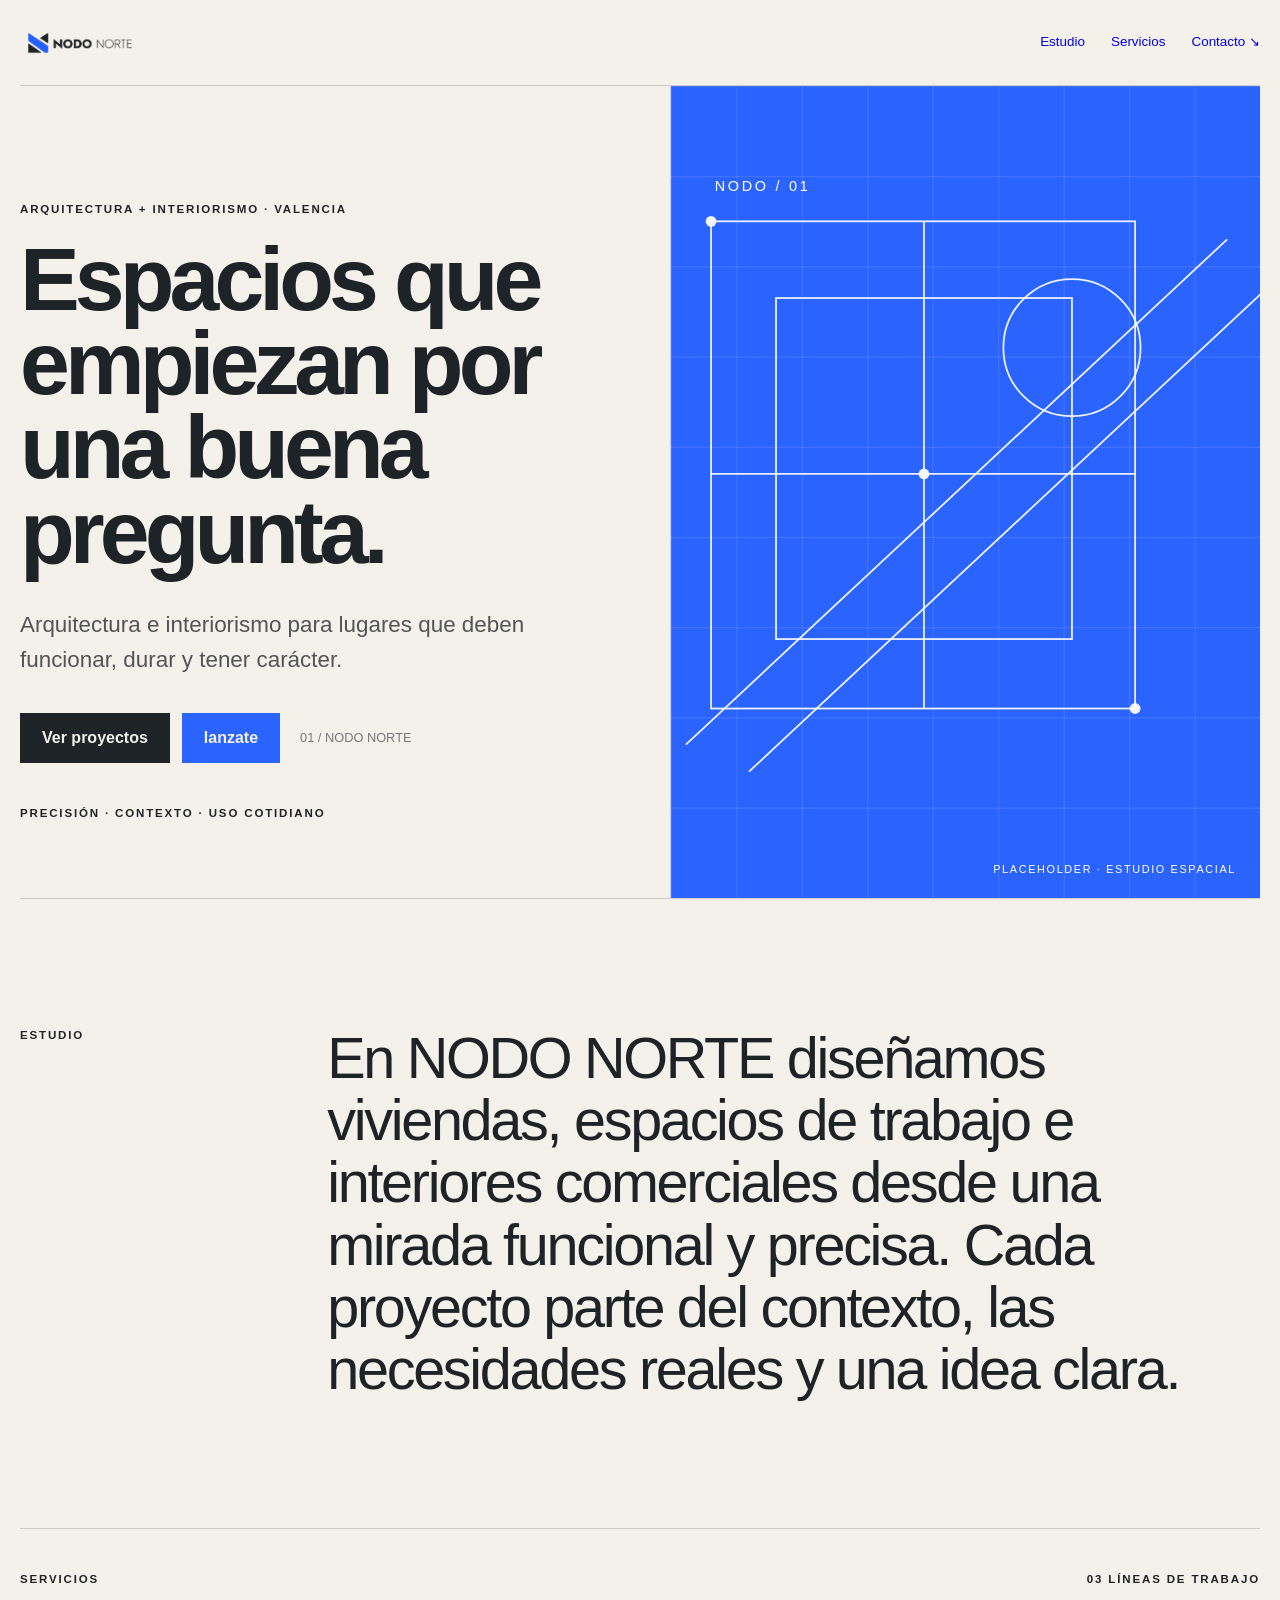
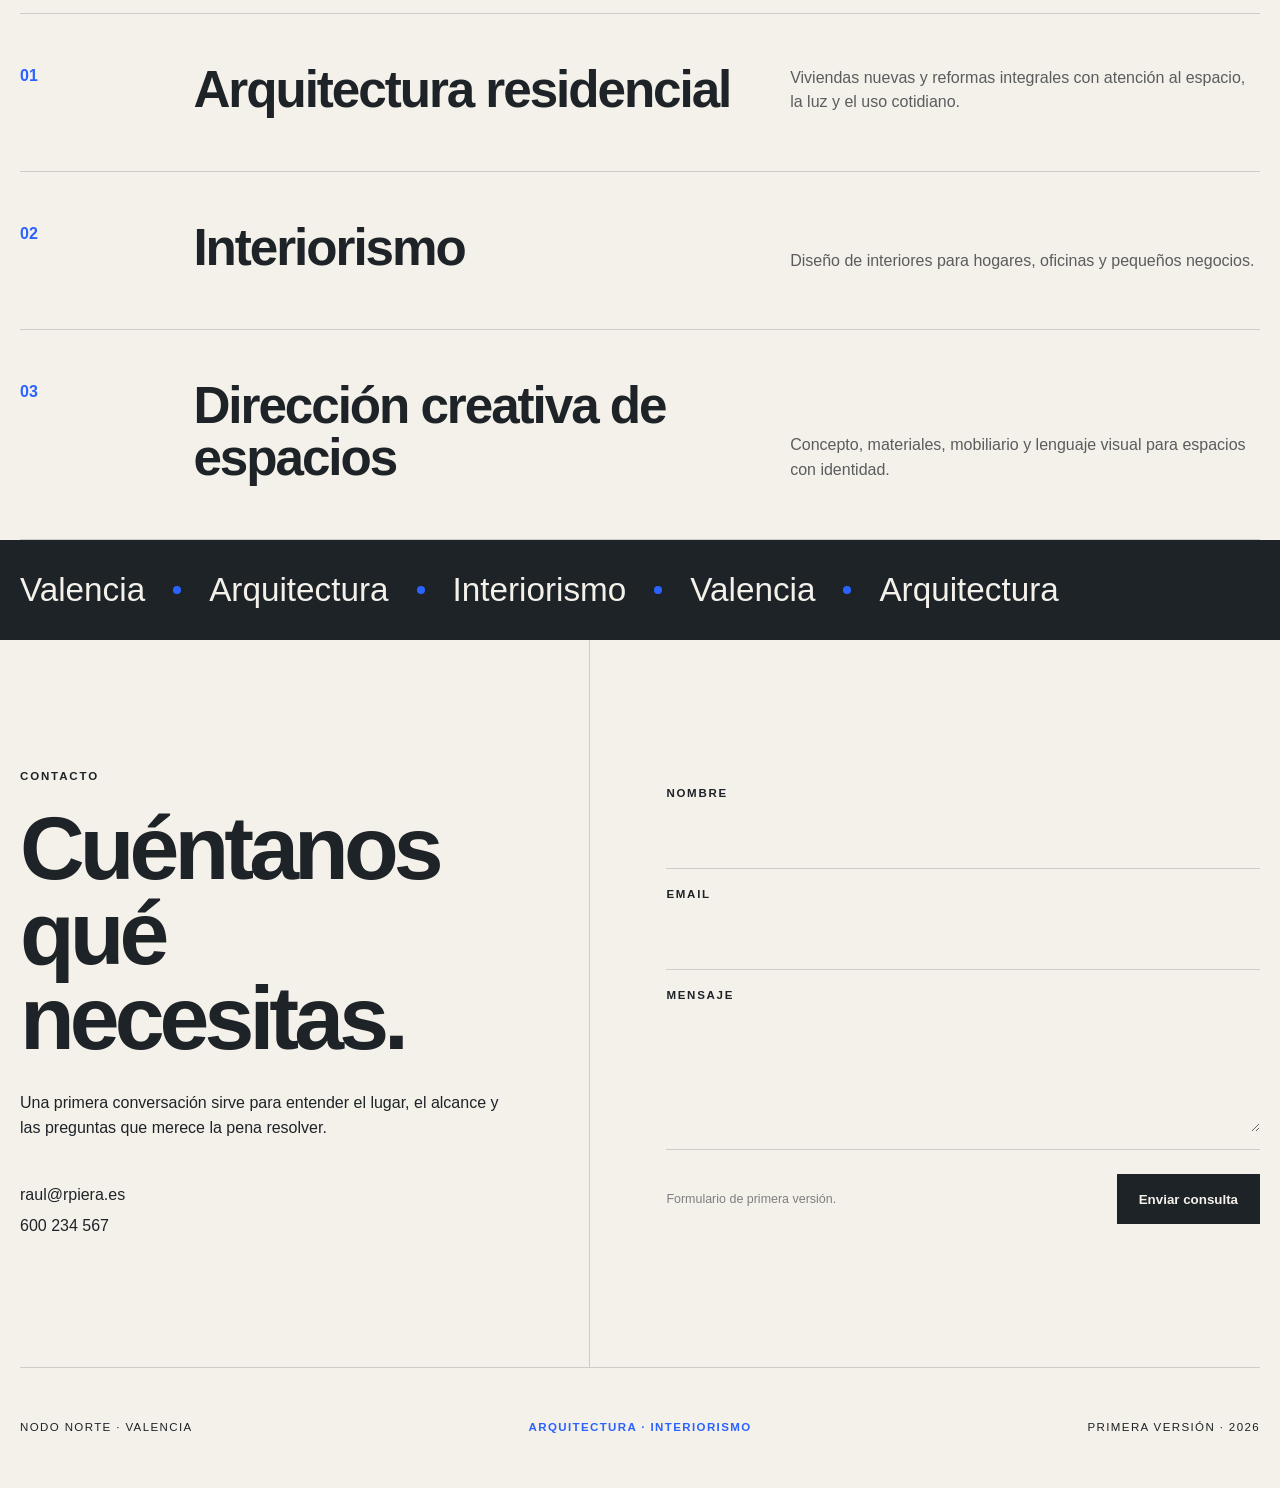
<file: index.html>
<!doctype html>
<html lang="es">
<head>
<meta charset="utf-8">
<meta name="viewport" content="width=device-width,initial-scale=1">
<meta name="description" content="NODO NORTE · Arquitectura e interiorismo en Valencia.">
<title>NODO NORTE · Arquitectura e interiorismo</title>
<style>
:root{--paper:#F4F1EA;--ink:#1E2328;--blue:#2B63FF;--stone:#A9ADB3;--line:rgba(30,35,40,.18);--max:1280px}*{box-sizing:border-box}html{scroll-behavior:smooth}body{margin:0;background:var(--paper);color:var(--ink);font-family:Arial,Helvetica,sans-serif;line-height:1.55}.shell{width:min(calc(100% - 40px),var(--max));margin:auto}.topbar{min-height:86px;display:flex;align-items:center;justify-content:space-between;gap:24px;border-bottom:1px solid var(--line)}.brand-link{display:inline-flex;align-items:center;line-height:0}.brand-logo{display:block;max-height:40px;width:auto;max-width:min(220px,45vw);object-fit:contain}.nav{display:flex;gap:26px;font-size:.84rem}.nav a{text-decoration:none}.hero{display:grid;grid-template-columns:1.05fr .95fr;min-height:calc(100svh - 87px);border-bottom:1px solid var(--line)}.hero-copy{padding:clamp(64px,9vw,122px) clamp(28px,6vw,80px) 64px 0;border-right:1px solid var(--line);display:flex;flex-direction:column;justify-content:space-between;min-height:680px}.eyebrow,.kicker,.meta{font-size:.72rem;text-transform:uppercase;letter-spacing:.16em;font-weight:700}h1,h2,h3,p{margin-top:0}h1{max-width:11.5ch;margin:18px 0 34px;font-size:clamp(3rem,7vw,7.4rem);font-weight:600;line-height:.94;letter-spacing:-.055em}.lead{max-width:660px;font-size:clamp(1.05rem,1.8vw,1.4rem);color:rgba(30,35,40,.76)}.actions{display:flex;align-items:center;gap:12px;flex-wrap:wrap;margin-top:36px}.btn{display:inline-flex;min-height:50px;padding:0 21px;align-items:center;justify-content:center;background:var(--ink);color:var(--paper);border:1px solid var(--ink);text-decoration:none;font-weight:700}.btn:hover{background:var(--blue);border-color:var(--blue)}.btn-blue{background:var(--blue);border-color:var(--blue)}.btn-blue:hover{background:var(--ink);border-color:var(--ink)}.project-index{font-size:.8rem;color:rgba(30,35,40,.58);margin-left:8px}.hero-visual{position:relative;overflow:hidden;min-height:680px;background:var(--blue)}.hero-visual:before{content:"";position:absolute;inset:0;background:linear-gradient(to right,rgba(255,255,255,.12) 1px,transparent 1px),linear-gradient(to bottom,rgba(255,255,255,.12) 1px,transparent 1px);background-size:11.11% 11.11%}.hero-visual svg{position:relative;width:100%;height:100%;min-height:680px;display:block}.caption{position:absolute;right:24px;bottom:20px;color:#fff;font-size:.68rem;letter-spacing:.15em;text-transform:uppercase}.intro{display:grid;grid-template-columns:.28fr 1fr;gap:46px;padding:clamp(80px,10vw,140px) 0;border-bottom:1px solid var(--line)}.intro .statement{margin:0;max-width:1000px;font-size:clamp(2rem,4.5vw,4.4rem);line-height:1.08;letter-spacing:-.04em}.services{padding-top:24px;border-bottom:1px solid var(--line)}.services-head{display:flex;justify-content:space-between;gap:20px;padding:18px 0 24px}.service{display:grid;grid-template-columns:.12fr .88fr;gap:28px;padding:50px 0 56px;border-top:1px solid var(--line)}.service-index{color:var(--blue);font-weight:700}.service-body{display:grid;grid-template-columns:1fr .85fr;gap:44px}.service h3{margin:0;font-size:clamp(2rem,4vw,3.8rem);line-height:1;letter-spacing:-.04em}.service p{margin:0;align-self:end;max-width:560px;color:rgba(30,35,40,.72)}.stripe{background:var(--ink);color:var(--paper)}.stripe-track{min-height:100px;display:flex;align-items:center;gap:28px;white-space:nowrap;overflow:hidden;font-size:clamp(1.2rem,2.6vw,2.4rem)}.dot{width:8px;height:8px;border-radius:50%;background:var(--blue);flex:none}.contact{display:grid;grid-template-columns:.92fr 1.08fr;border-bottom:1px solid var(--line)}.contact-copy{padding:clamp(76px,10vw,132px) clamp(30px,6vw,76px) clamp(76px,10vw,132px) 0;border-right:1px solid var(--line)}.contact-copy h2{max-width:7ch;margin:20px 0 30px;font-size:clamp(3rem,7vw,6.8rem);line-height:.95;letter-spacing:-.055em}.contact-details{display:grid;gap:7px;margin-top:42px}.form-wrap{padding:clamp(76px,10vw,132px) 0 clamp(76px,10vw,132px) clamp(30px,6vw,76px)}.field{display:grid;gap:8px;padding:17px 0;border-bottom:1px solid var(--line)}label{font-size:.72rem;text-transform:uppercase;letter-spacing:.15em;font-weight:700}input,textarea{width:100%;border:0;background:transparent;padding:7px 0;color:var(--ink);font:inherit;font-size:1.05rem}textarea{min-height:120px;resize:vertical}.form-foot{display:flex;justify-content:space-between;align-items:center;gap:20px;margin-top:24px}.form-note{max-width:330px;color:rgba(30,35,40,.55);font-size:.78rem}.footer{min-height:120px;display:flex;align-items:center;justify-content:space-between;gap:24px;font-size:.72rem;letter-spacing:.12em;text-transform:uppercase}.footer strong{color:var(--blue)}
@media(max-width:900px){.shell{width:min(calc(100% - 28px),var(--max))}.nav a:not(:last-child){display:none}.hero{grid-template-columns:1fr}.hero-copy{min-height:auto;padding:64px 0 54px;border-right:0}.hero-visual,.hero-visual svg{min-height:480px}.intro{grid-template-columns:1fr;gap:22px}.service{grid-template-columns:1fr;gap:12px}.service-body{grid-template-columns:1fr;gap:22px}.contact{grid-template-columns:1fr}.contact-copy{padding-right:0;border-right:0;border-bottom:1px solid var(--line)}.form-wrap{padding-left:0}}@media(max-width:560px){.topbar{min-height:72px}.brand-logo{max-height:34px;max-width:42vw}h1{font-size:clamp(3rem,16vw,5rem)}.hero-visual,.hero-visual svg{min-height:410px}.intro{padding:68px 0}.service{padding:40px 0}.contact-copy,.form-wrap{padding-top:70px;padding-bottom:70px}.form-foot,.footer{align-items:flex-start;flex-direction:column;justify-content:center}.project-index{margin-left:0;width:100%}}
</style>
</head>
<body>
<header class="shell topbar">
<!-- WEB-DEMO:LOGO:START -->
<a class="brand-link" href="/" aria-label="NODO NORTE, inicio"><img class="brand-logo" src="assets/nodo-norte-logo-test.png" alt="NODO NORTE"></a>
<!-- WEB-DEMO:LOGO:END -->
<nav class="nav" aria-label="Navegación principal"><a href="#estudio">Estudio</a><a href="#servicios">Servicios</a><a href="#contacto">Contacto ↘</a></nav>
</header>
<main id="inicio">
<section class="shell hero" aria-labelledby="hero-title">
<div class="hero-copy"><div><p class="eyebrow">Arquitectura + Interiorismo · Valencia</p><h1 id="hero-title">Espacios que empiezan por una buena pregunta.</h1><p class="lead">Arquitectura e interiorismo para lugares que deben funcionar, durar y tener carácter.</p><div class="actions"><a class="btn" href="#servicios">Ver proyectos</a><a class="btn btn-blue" href="#contacto">lanzate</a><span class="project-index">01 / NODO NORTE</span></div></div><p class="meta">Precisión · Contexto · Uso cotidiano</p></div>
<!-- WEB-DEMO:HERO-IMAGE:START -->
<div class="hero-visual" aria-label="Recurso visual provisional de arquitectura"><svg viewBox="0 0 800 900" role="img" aria-labelledby="diagram-title diagram-desc" preserveAspectRatio="xMidYMid slice"><title id="diagram-title">Composición arquitectónica provisional</title><desc id="diagram-desc">Dibujo técnico abstracto usado como placeholder hasta disponer de fotografías definitivas.</desc><g fill="none" stroke="rgba(255,255,255,.9)" stroke-width="2"><rect x="118" y="150" width="470" height="540"/><rect x="190" y="235" width="328" height="378"/><line x1="118" y1="430" x2="588" y2="430"/><line x1="354" y1="150" x2="354" y2="690"/><circle cx="518" cy="290" r="76"/><path d="M90 730L690 170M160 760L760 200"/></g><g fill="rgba(255,255,255,.92)"><circle cx="118" cy="150" r="6"/><circle cx="588" cy="690" r="6"/><circle cx="354" cy="430" r="6"/></g><text x="122" y="116" fill="white" font-family="Arial,sans-serif" font-size="16" letter-spacing="3">NODO / 01</text></svg><span class="caption">Placeholder · estudio espacial</span></div>
<!-- WEB-DEMO:HERO-IMAGE:END -->
</section>
<section class="shell intro" id="estudio"><p class="kicker">Estudio</p><p class="statement">En NODO NORTE diseñamos viviendas, espacios de trabajo e interiores comerciales desde una mirada funcional y precisa. Cada proyecto parte del contexto, las necesidades reales y una idea clara.</p></section>
<section class="shell services" id="servicios"><div class="services-head"><span class="kicker">Servicios</span><span class="meta">03 líneas de trabajo</span></div><article class="service"><span class="service-index">01</span><div class="service-body"><h3>Arquitectura residencial</h3><p>Viviendas nuevas y reformas integrales con atención al espacio, la luz y el uso cotidiano.</p></div></article><article class="service"><span class="service-index">02</span><div class="service-body"><h3>Interiorismo</h3><p>Diseño de interiores para hogares, oficinas y pequeños negocios.</p></div></article><article class="service"><span class="service-index">03</span><div class="service-body"><h3>Dirección creativa de espacios</h3><p>Concepto, materiales, mobiliario y lenguaje visual para espacios con identidad.</p></div></article></section>
<section class="stripe" aria-label="Especialidades"><div class="shell stripe-track"><span>Valencia</span><span class="dot"></span><span>Arquitectura</span><span class="dot"></span><span>Interiorismo</span><span class="dot"></span><span>Valencia</span><span class="dot"></span><span>Arquitectura</span></div></section>
<section class="shell contact" id="contacto"><div class="contact-copy"><p class="kicker">Contacto</p><h2>Cuéntanos qué necesitas.</h2><p>Una primera conversación sirve para entender el lugar, el alcance y las preguntas que merece la pena resolver.</p><div class="contact-details"><span>raul@rpiera.es</span><!-- WEB-DEMO:PHONE:START --><span>600 234 567</span><!-- WEB-DEMO:PHONE:END --></div></div><div class="form-wrap"><form action="#contacto"><div class="field"><label for="nombre">Nombre</label><input id="nombre" name="nombre" autocomplete="name" required></div><div class="field"><label for="email">Email</label><input id="email" name="email" type="email" autocomplete="email" required></div><div class="field"><label for="mensaje">Mensaje</label><textarea id="mensaje" name="mensaje" required></textarea></div><div class="form-foot"><span class="form-note">Formulario de primera versión.</span><button class="btn" type="submit">Enviar consulta</button></div></form></div></section>
</main>
<footer class="shell footer"><span>NODO NORTE · Valencia</span><span><strong>Arquitectura · Interiorismo</strong></span><span>Primera versión · 2026</span></footer>
</body>
</html>
</file>
